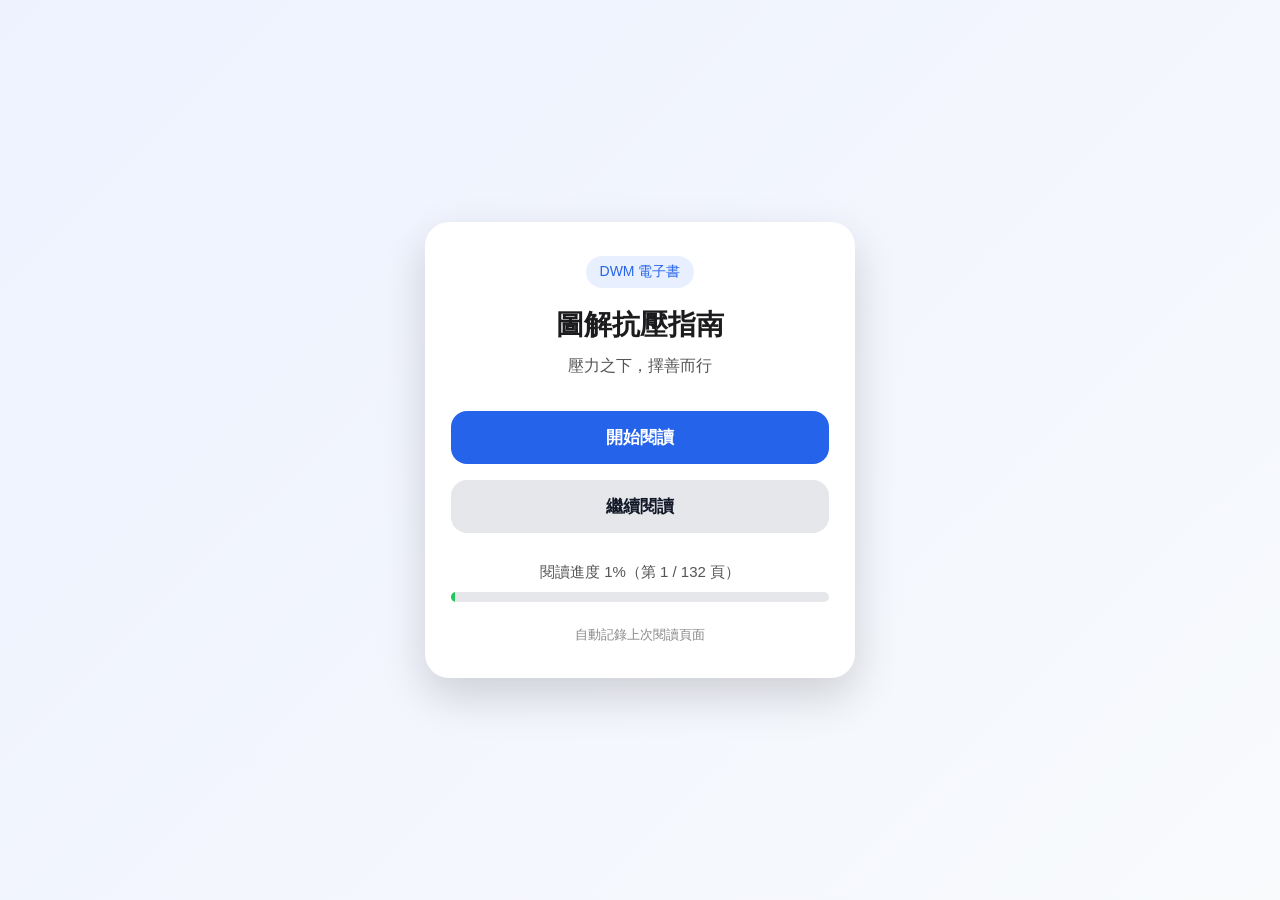
<file: index.html>
<!DOCTYPE html>
<html lang="zh-TW">
<head>
<meta charset="UTF-8">
<meta name="viewport" content="width=device-width, initial-scale=1.0">

<title>DWM 電子書</title>

<style>
* {
  box-sizing: border-box;
}

body {
  margin: 0;
  min-height: 100vh;
  font-family: -apple-system, BlinkMacSystemFont, "Microsoft JhengHei", Arial, sans-serif;
  background: linear-gradient(135deg, #eef2ff, #f8fafc);
  display: flex;
  justify-content: center;
  align-items: center;
  color: #1c1c1e;
}

.card {
  width: 90%;
  max-width: 430px;
  background: white;
  border-radius: 24px;
  padding: 34px 26px;
  text-align: center;
  box-shadow: 0 18px 45px rgba(0,0,0,.16);
}

.badge {
  display: inline-block;
  background: #e8f0ff;
  color: #2563eb;
  padding: 7px 14px;
  border-radius: 999px;
  font-size: 14px;
  margin-bottom: 18px;
}

h1 {
  margin: 0;
  font-size: 28px;
  line-height: 1.35;
}

.subtitle {
  margin: 12px 0 26px;
  color: #555;
  font-size: 16px;
}

button {
  width: 100%;
  border: none;
  border-radius: 16px;
  padding: 15px 18px;
  margin: 8px 0;
  background: #2563eb;
  color: white;
  font-size: 17px;
  font-weight: 700;
  cursor: pointer;
}

button.secondary {
  background: #e5e7eb;
  color: #111827;
}

.progressText {
  margin-top: 22px;
  color: #555;
  font-size: 15px;
}

.progress {
  width: 100%;
  height: 10px;
  background: #e5e7eb;
  border-radius: 999px;
  overflow: hidden;
  margin-top: 10px;
}

#bar {
  width: 0%;
  height: 100%;
  background: #22c55e;
}

.footer {
  margin-top: 24px;
  font-size: 13px;
  color: #888;
}
</style>
</head>

<body>

<div class="card">

  <div class="badge">DWM 電子書</div>

  <h1>圖解抗壓指南</h1>

  <div class="subtitle">
    壓力之下，擇善而行
  </div>

  <button onclick="startReading()">
    開始閱讀
  </button>

  <button class="secondary" onclick="continueReading()">
    繼續閱讀
  </button>

  <div class="progressText" id="progressText">
    閱讀進度 0%
  </div>

  <div class="progress">
    <div id="bar"></div>
  </div>

  <div class="footer">
    自動記錄上次閱讀頁面
  </div>

</div>

<script>
const totalPages = 132;
const lastPage = Number(localStorage.getItem("lastPage")) || 1;
const percent = Math.round(lastPage / totalPages * 100);

document.getElementById("progressText").innerHTML =
  "閱讀進度 " + percent + "%（第 " + lastPage + " / " + totalPages + " 頁）";

document.getElementById("bar").style.width = percent + "%";

function startReading() {
  localStorage.setItem("lastPage", 1);
  location.href = "reader.html";
}

function continueReading() {
  location.href = "reader.html";
}
</script>

</body>
</html>
</file>
